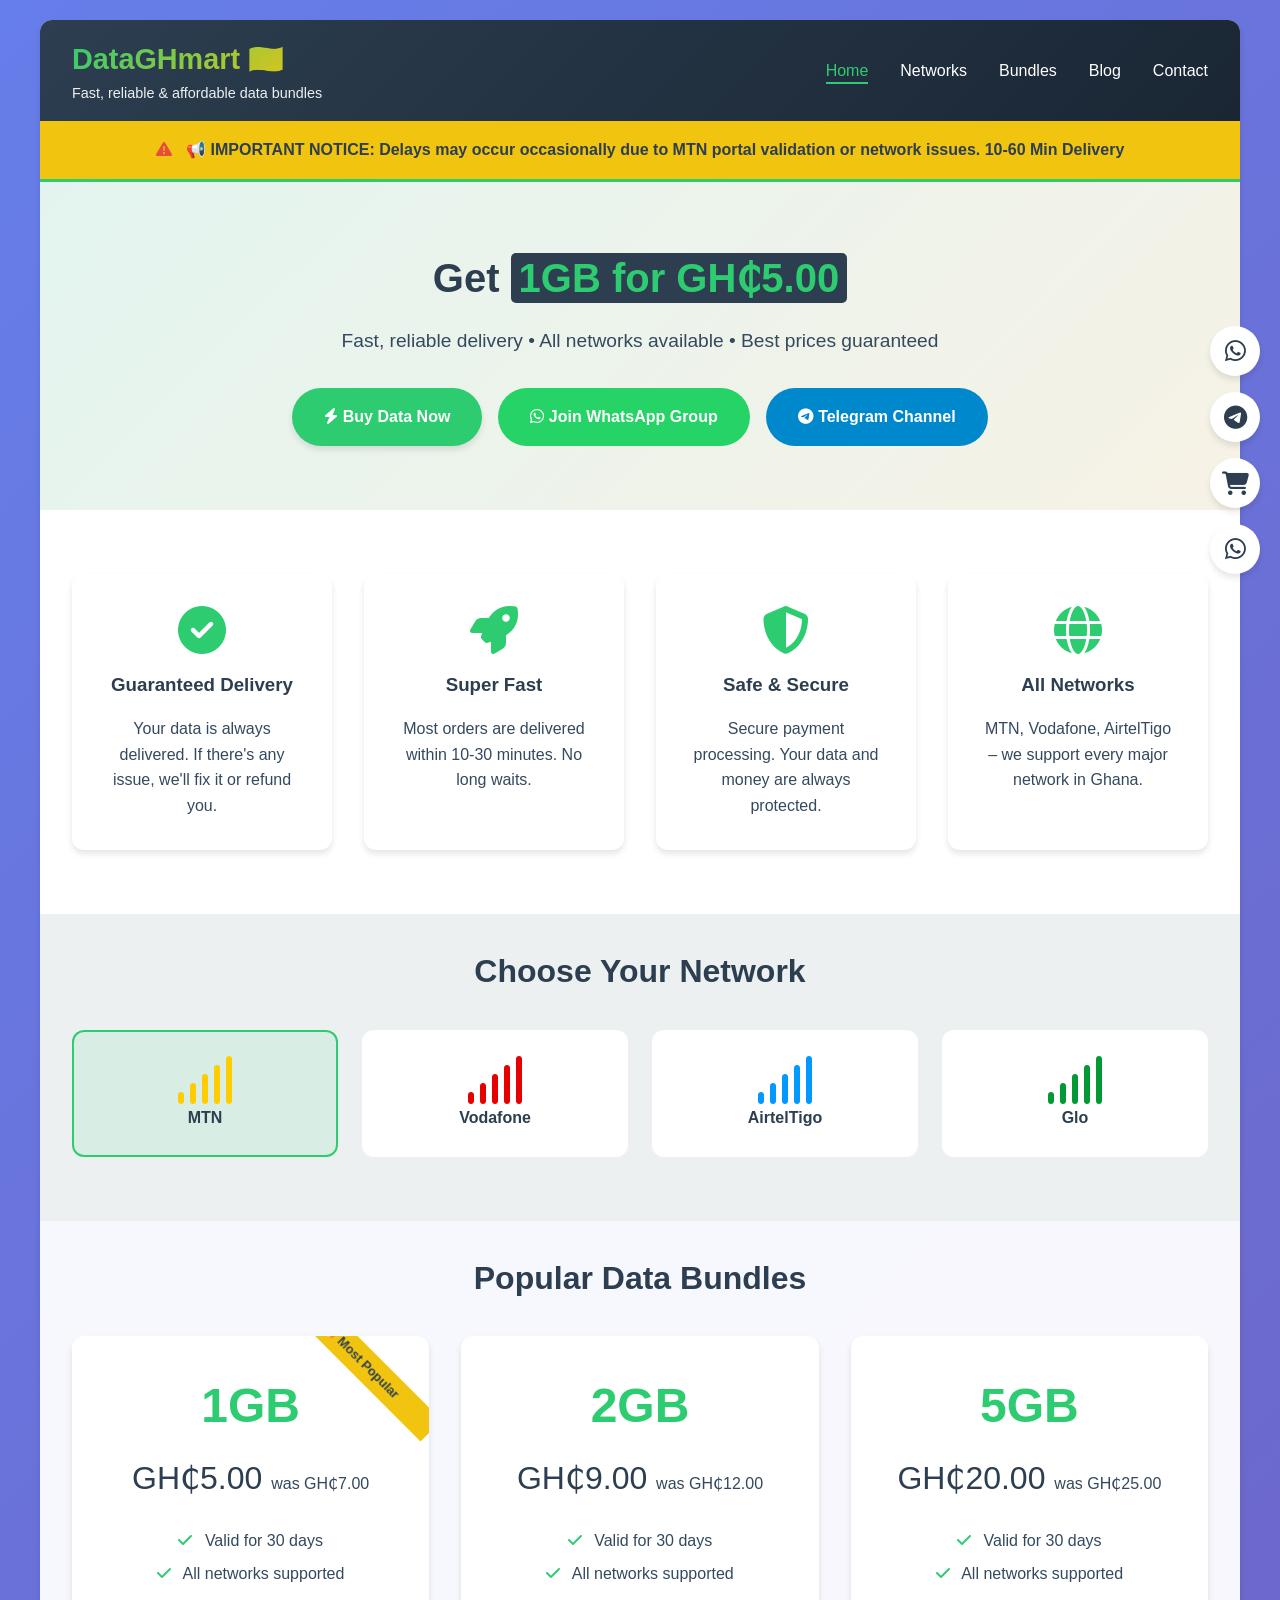
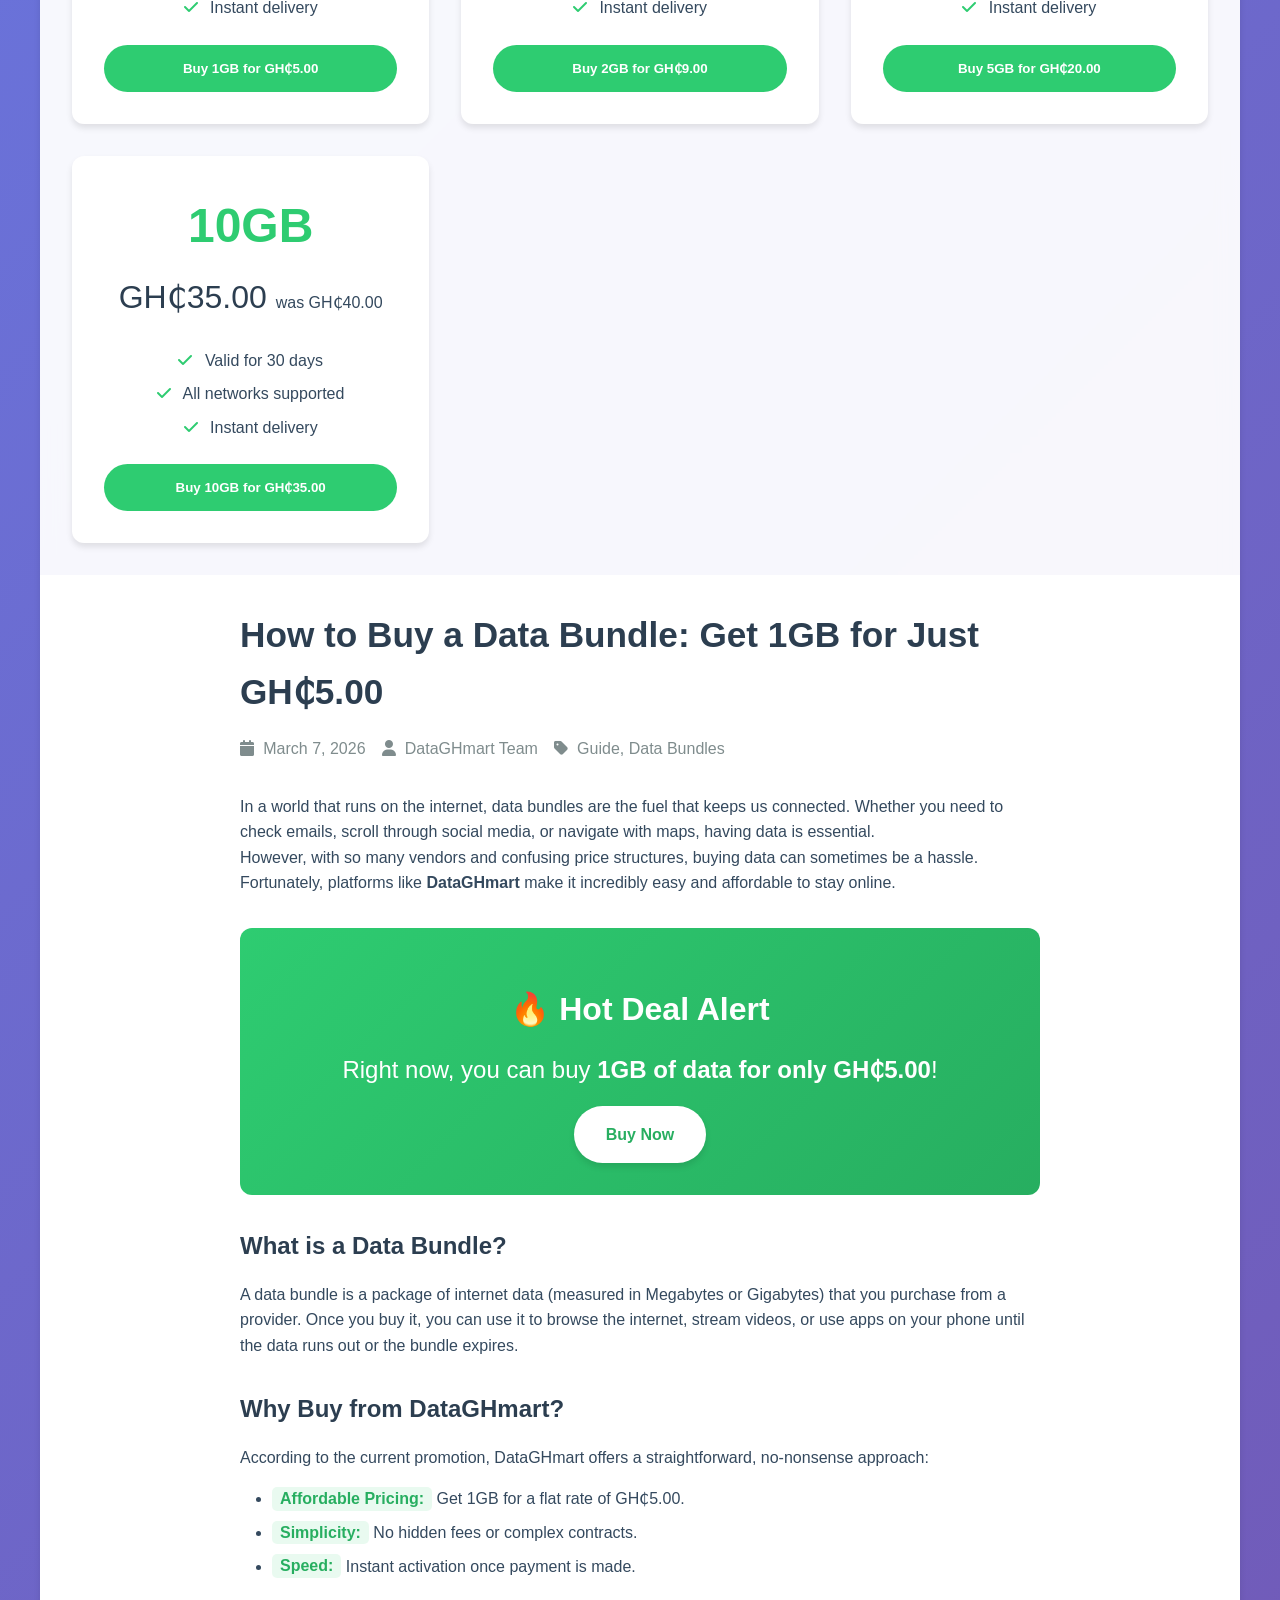
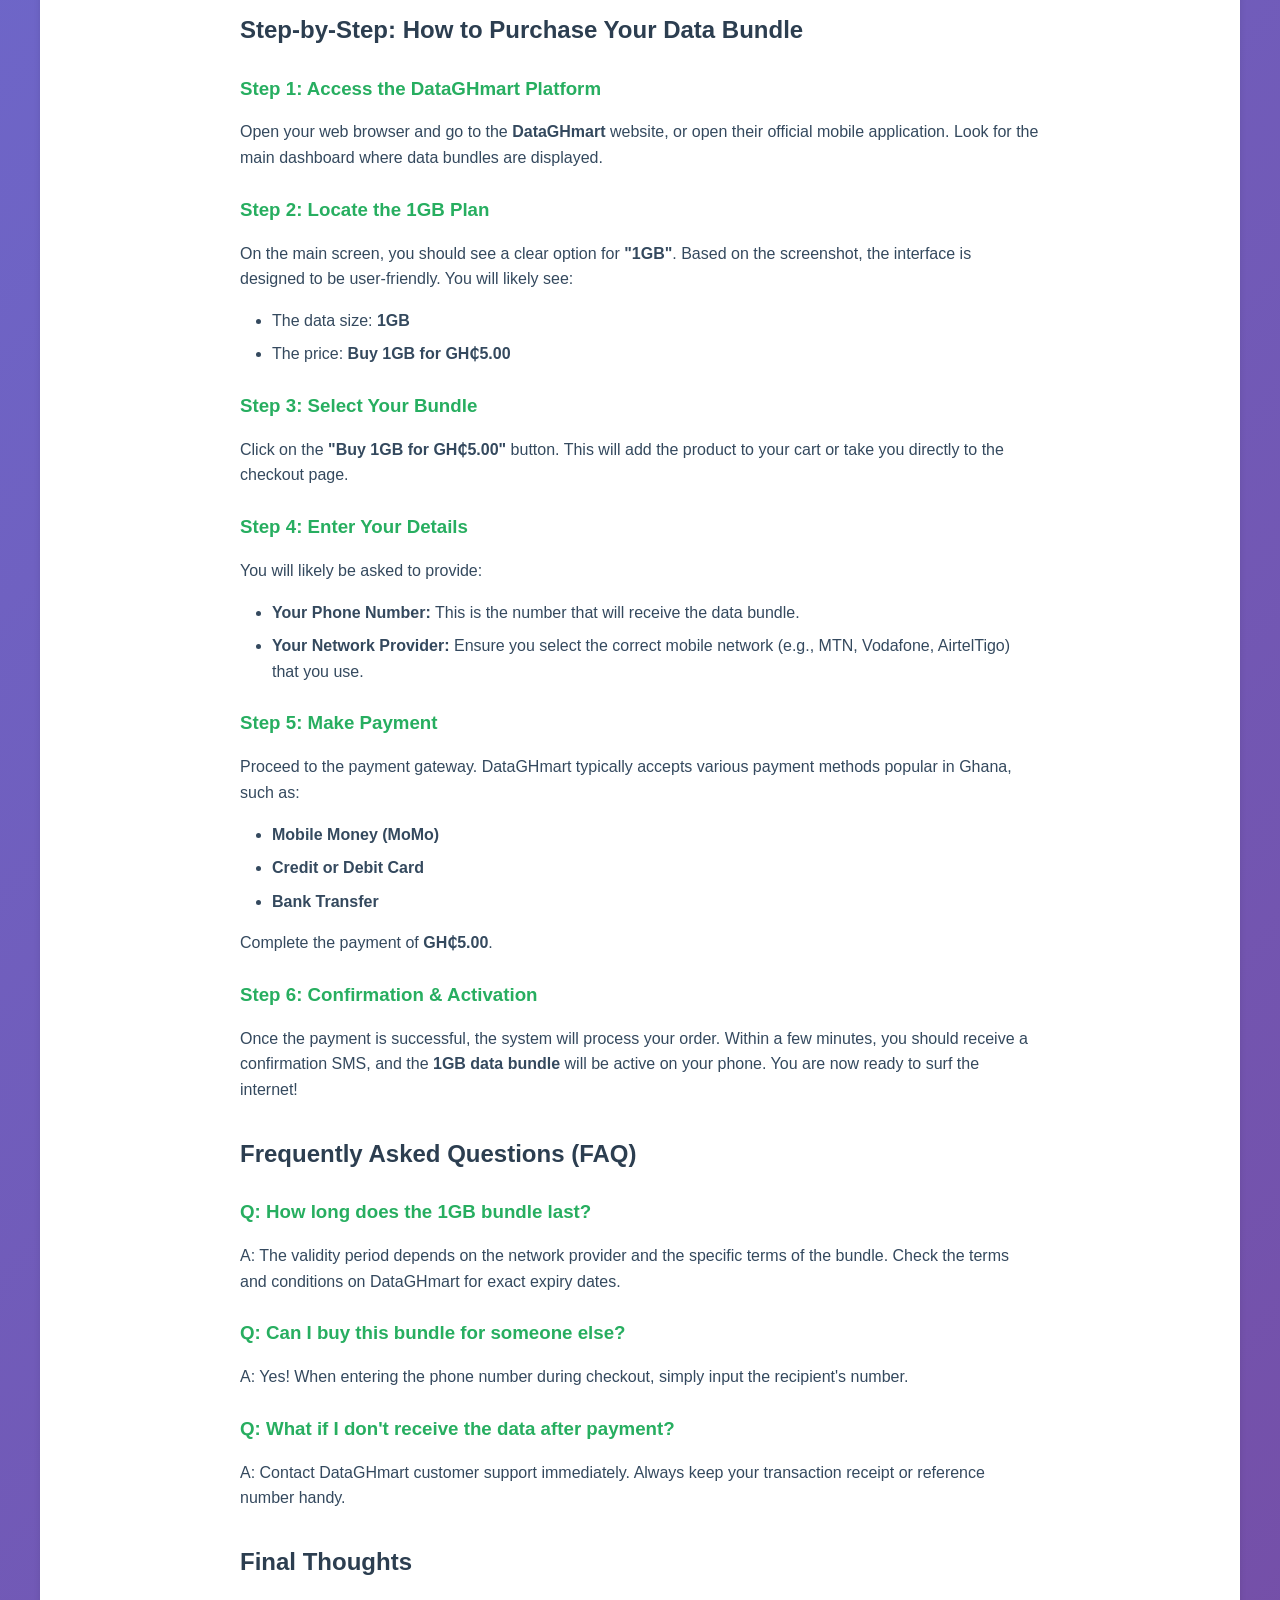
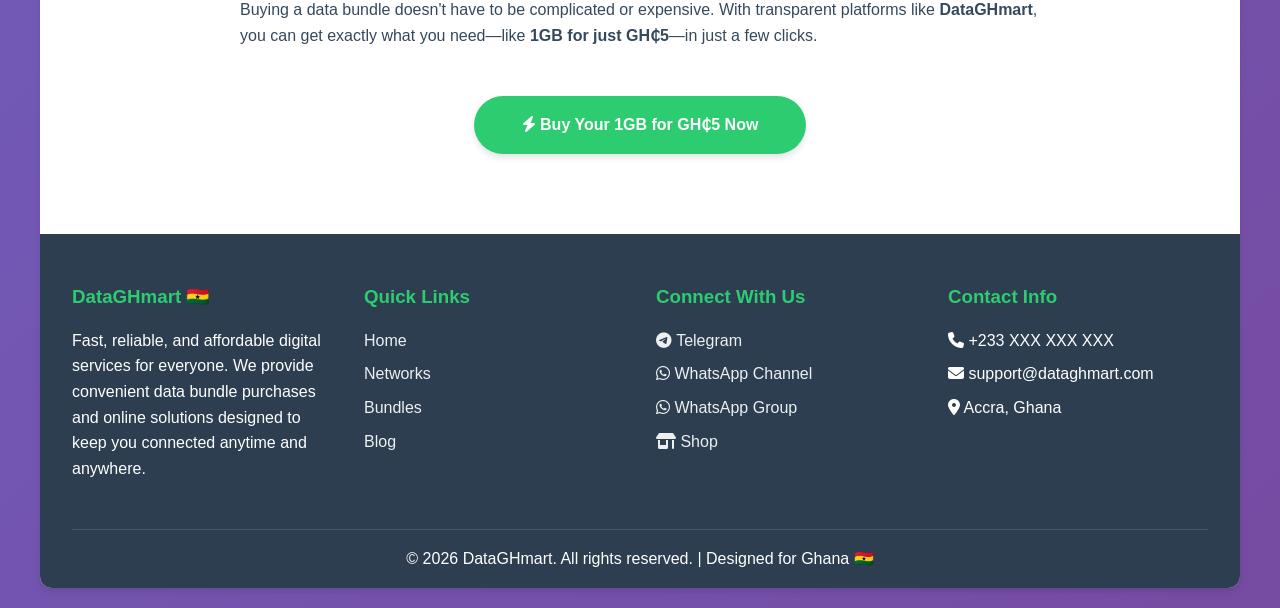
<file: index.html>
<!DOCTYPE html>
<html lang="en">
<head>
    <meta name="google-site-verification" content="rFXCJfN2PKInkfgkJx2gD9GTfN27-evXzaTyxQG2zGk" />
    <meta name="google-site-verification" content="9vMNerM8PINqfsRTG9Ss7VI5YIc3vKD4_roZ_LGCZEs" />
    <meta name="google-site-verification" content="_FMKBkBgDhFI_ZQ4m1alIuvdXB1Hj7Q5Cg0oawQAY48" />
    <meta charset="UTF-8">
    <meta name="viewport" content="width=device-width, initial-scale=1.0">
    <title>DataGHmart - Buy Affordable Data Bundles in Ghana</title>
    <meta name="description" content="Buy 1GB for just GH₵5. Fast, reliable data bundle delivery for all networks in Ghana. MTN, Vodafone, AirtelTigo. Instant activation.">
    
    <!-- Font Awesome for Icons -->
    <link rel="stylesheet" href="https://cdnjs.cloudflare.com/ajax/libs/font-awesome/6.5.1/css/all.min.css">
    
    <!-- External CSS -->
    <link rel="stylesheet" href="style.css">
</head>
<body>
    <!-- Floating Social Sidebar -->
    <div class="social-sidebar">
        <a href="https://wa.me/233XXXXXXXXX?text=Hello%20DataGHmart%2C%20I%20want%20to%20buy%20data" class="social-icon whatsapp" target="_blank" rel="noopener noreferrer">
            <i class="fab fa-whatsapp"></i>
        </a>
        <a href="https://t.me/dataghmart" class="social-icon telegram" target="_blank" rel="noopener noreferrer">
            <i class="fab fa-telegram-plane"></i>
        </a>
        <a href="https://www.cheapdata.shop/shop/brivian-ltd" class="social-icon shop" target="_blank" rel="noopener noreferrer">
            <i class="fas fa-shopping-cart"></i>
        </a>
        <a href="https://whatsapp.com/channel/0029VbBi57OKgsNrDCV4zs1E" class="social-icon whatsapp" target="_blank" rel="noopener noreferrer">
            <i class="fab fa-whatsapp"></i>
        </a>
    </div>

    <div class="container">
        <!-- Header -->
        <header>
            <div class="logo">
                <h1>DataGHmart 🇬🇭</h1>
                <p>Fast, reliable & affordable data bundles</p>
            </div>
            <div class="menu-toggle" id="menuToggle">
                <i class="fas fa-bars"></i>
            </div>
            <nav>
                <ul id="mainNav">
                    <li><a href="#home">Home</a></li>
                    <li><a href="#networks">Networks</a></li>
                    <li><a href="#bundles">Bundles</a></li>
                    <li><a href="#blog">Blog</a></li>
                    <li><a href="#contact">Contact</a></li>
                </ul>
            </nav>
        </header>

        <!-- Notice Banner -->
        <div class="notice-banner">
            <i class="fas fa-exclamation-triangle"></i>
            📢 IMPORTANT NOTICE: Delays may occur occasionally due to MTN portal validation or network issues. 10-60 Min Delivery
        </div>

        <!-- Hero Section -->
        <section class="hero" id="home">
            <h2>Get <span>1GB for GH₵5.00</span></h2>
            <p>Fast, reliable delivery • All networks available • Best prices guaranteed</p>
            <div class="cta-buttons">
                <a href="https://www.cheapdata.shop/shop/brivian-ltd" class="btn btn-primary" target="_blank" rel="noopener noreferrer">
                    <i class="fas fa-bolt"></i> Buy Data Now
                </a>
                <a href="https://chat.whatsapp.com/KvupM9a1osR2ZE6LLy5NDb" class="btn btn-whatsapp" target="_blank" rel="noopener noreferrer">
                    <i class="fab fa-whatsapp"></i> Join WhatsApp Group
                </a>
                <a href="https://t.me/dataghmart" class="btn btn-telegram" target="_blank" rel="noopener noreferrer">
                    <i class="fab fa-telegram"></i> Telegram Channel
                </a>
            </div>
        </section>

        <!-- Features Section -->
        <section class="features">
            <div class="feature-card">
                <i class="fas fa-check-circle"></i>
                <h3>Guaranteed Delivery</h3>
                <p>Your data is always delivered. If there's any issue, we'll fix it or refund you.</p>
            </div>
            <div class="feature-card">
                <i class="fas fa-rocket"></i>
                <h3>Super Fast</h3>
                <p>Most orders are delivered within 10-30 minutes. No long waits.</p>
            </div>
            <div class="feature-card">
                <i class="fas fa-shield-alt"></i>
                <h3>Safe & Secure</h3>
                <p>Secure payment processing. Your data and money are always protected.</p>
            </div>
            <div class="feature-card">
                <i class="fas fa-globe"></i>
                <h3>All Networks</h3>
                <p>MTN, Vodafone, AirtelTigo – we support every major network in Ghana.</p>
            </div>
        </section>

        <!-- Networks Section -->
        <section class="networks" id="networks">
            <h2 class="section-title">Choose Your Network</h2>
            <div class="network-grid" id="networkGrid">
                <div class="network-item active" data-network="mtn">
                    <i class="fas fa-signal" style="font-size: 3rem; color: #ffcc00;"></i>
                    <h4>MTN</h4>
                </div>
                <div class="network-item" data-network="vodafone">
                    <i class="fas fa-signal" style="font-size: 3rem; color: #e60000;"></i>
                    <h4>Vodafone</h4>
                </div>
                <div class="network-item" data-network="airteltigo">
                    <i class="fas fa-signal" style="font-size: 3rem; color: #0099ff;"></i>
                    <h4>AirtelTigo</h4>
                </div>
                <div class="network-item" data-network="glo">
                    <i class="fas fa-signal" style="font-size: 3rem; color: #009933;"></i>
                    <h4>Glo</h4>
                </div>
            </div>
        </section>

        <!-- Bundles Section -->
        <section class="bundles" id="bundles">
            <h2 class="section-title">Popular Data Bundles</h2>
            <div class="bundle-grid" id="bundleGrid">
                <!-- Bundles will be populated by JavaScript -->
            </div>
        </section>

        <!-- Blog Content Section -->
        <section class="blog-content" id="blog">
            <article class="blog-post">
                <h1>How to Buy a Data Bundle: Get 1GB for Just GH₵5.00</h1>
                <div class="blog-meta">
                    <span><i class="fas fa-calendar"></i> March 7, 2026</span>
                    <span><i class="fas fa-user"></i> DataGHmart Team</span>
                    <span><i class="fas fa-tag"></i> Guide, Data Bundles</span>
                </div>
                <div class="blog-content-text">
                    <p>In a world that runs on the internet, data bundles are the fuel that keeps us connected. Whether you need to check emails, scroll through social media, or navigate with maps, having data is essential.</p>
                    
                    <p>However, with so many vendors and confusing price structures, buying data can sometimes be a hassle. Fortunately, platforms like <strong>DataGHmart</strong> make it incredibly easy and affordable to stay online.</p>
                    
                    <div style="background: linear-gradient(135deg, var(--primary), var(--primary-dark)); color: white; padding: 2rem; border-radius: var(--border-radius); margin: 2rem 0; text-align: center;">
                        <h3 style="color: white; font-size: 2rem;">🔥 Hot Deal Alert</h3>
                        <p style="font-size: 1.5rem; margin: 1rem 0;">Right now, you can buy <strong>1GB of data for only GH₵5.00</strong>!</p>
                        <a href="https://www.cheapdata.shop/shop/brivian-ltd" class="btn btn-primary" style="background: white; color: var(--primary-dark);" target="_blank" rel="noopener noreferrer">Buy Now</a>
                    </div>

                    <h2>What is a Data Bundle?</h2>
                    <p>A data bundle is a package of internet data (measured in Megabytes or Gigabytes) that you purchase from a provider. Once you buy it, you can use it to browse the internet, stream videos, or use apps on your phone until the data runs out or the bundle expires.</p>

                    <h2>Why Buy from DataGHmart?</h2>
                    <p>According to the current promotion, DataGHmart offers a straightforward, no-nonsense approach:</p>
                    <ul>
                        <li><span class="highlight">Affordable Pricing:</span> Get 1GB for a flat rate of GH₵5.00.</li>
                        <li><span class="highlight">Simplicity:</span> No hidden fees or complex contracts.</li>
                        <li><span class="highlight">Speed:</span> Instant activation once payment is made.</li>
                    </ul>

                    <h2>Step-by-Step: How to Purchase Your Data Bundle</h2>
                    
                    <h3>Step 1: Access the DataGHmart Platform</h3>
                    <p>Open your web browser and go to the <strong>DataGHmart</strong> website, or open their official mobile application. Look for the main dashboard where data bundles are displayed.</p>

                    <h3>Step 2: Locate the 1GB Plan</h3>
                    <p>On the main screen, you should see a clear option for <strong>"1GB"</strong>. Based on the screenshot, the interface is designed to be user-friendly. You will likely see:</p>
                    <ul>
                        <li>The data size: <strong>1GB</strong></li>
                        <li>The price: <strong>Buy 1GB for GH₵5.00</strong></li>
                    </ul>

                    <h3>Step 3: Select Your Bundle</h3>
                    <p>Click on the <strong>"Buy 1GB for GH₵5.00"</strong> button. This will add the product to your cart or take you directly to the checkout page.</p>

                    <h3>Step 4: Enter Your Details</h3>
                    <p>You will likely be asked to provide:</p>
                    <ul>
                        <li><strong>Your Phone Number:</strong> This is the number that will receive the data bundle.</li>
                        <li><strong>Your Network Provider:</strong> Ensure you select the correct mobile network (e.g., MTN, Vodafone, AirtelTigo) that you use.</li>
                    </ul>

                    <h3>Step 5: Make Payment</h3>
                    <p>Proceed to the payment gateway. DataGHmart typically accepts various payment methods popular in Ghana, such as:</p>
                    <ul>
                        <li><strong>Mobile Money (MoMo)</strong></li>
                        <li><strong>Credit or Debit Card</strong></li>
                        <li><strong>Bank Transfer</strong></li>
                    </ul>
                    <p>Complete the payment of <strong>GH₵5.00</strong>.</p>

                    <h3>Step 6: Confirmation & Activation</h3>
                    <p>Once the payment is successful, the system will process your order. Within a few minutes, you should receive a confirmation SMS, and the <strong>1GB data bundle</strong> will be active on your phone. You are now ready to surf the internet!</p>

                    <h2>Frequently Asked Questions (FAQ)</h2>
                    
                    <h3>Q: How long does the 1GB bundle last?</h3>
                    <p>A: The validity period depends on the network provider and the specific terms of the bundle. Check the terms and conditions on DataGHmart for exact expiry dates.</p>

                    <h3>Q: Can I buy this bundle for someone else?</h3>
                    <p>A: Yes! When entering the phone number during checkout, simply input the recipient's number.</p>

                    <h3>Q: What if I don't receive the data after payment?</h3>
                    <p>A: Contact DataGHmart customer support immediately. Always keep your transaction receipt or reference number handy.</p>

                    <h2>Final Thoughts</h2>
                    <p>Buying a data bundle doesn't have to be complicated or expensive. With transparent platforms like <strong>DataGHmart</strong>, you can get exactly what you need—like <strong>1GB for just GH₵5</strong>—in just a few clicks.</p>

                    <div style="text-align: center; margin: 3rem 0;">
                        <a href="https://www.cheapdata.shop/shop/brivian-ltd" class="btn btn-primary" style="padding: 1rem 3rem;" target="_blank" rel="noopener noreferrer">
                            <i class="fas fa-bolt"></i> Buy Your 1GB for GH₵5 Now
                        </a>
                    </div>
                </div>
            </article>
        </section>

        <!-- Footer -->
        <footer id="contact">
            <div class="footer-content">
                <div class="footer-section">
                    <h3>DataGHmart 🇬🇭</h3>
                    <p>Fast, reliable, and affordable digital services for everyone. We provide convenient data bundle purchases and online solutions designed to keep you connected anytime and anywhere.</p>
                </div>
                <div class="footer-section">
                    <h3>Quick Links</h3>
                    <ul>
                        <li><a href="#home">Home</a></li>
                        <li><a href="#networks">Networks</a></li>
                        <li><a href="#bundles">Bundles</a></li>
                        <li><a href="#blog">Blog</a></li>
                    </ul>
                </div>
                <div class="footer-section">
                    <h3>Connect With Us</h3>
                    <ul>
                        <li><a href="https://t.me/dataghmart" target="_blank" rel="noopener noreferrer"><i class="fab fa-telegram"></i> Telegram</a></li>
                        <li><a href="https://whatsapp.com/channel/0029VbBi57OKgsNrDCV4zs1E" target="_blank" rel="noopener noreferrer"><i class="fab fa-whatsapp"></i> WhatsApp Channel</a></li>
                        <li><a href="https://chat.whatsapp.com/KvupM9a1osR2ZE6LLy5NDb" target="_blank" rel="noopener noreferrer"><i class="fab fa-whatsapp"></i> WhatsApp Group</a></li>
                        <li><a href="https://www.cheapdata.shop/shop/brivian-ltd" target="_blank" rel="noopener noreferrer"><i class="fas fa-shop"></i> Shop</a></li>
                    </ul>
                </div>
                <div class="footer-section">
                    <h3>Contact Info</h3>
                    <ul>
                        <li><i class="fas fa-phone"></i> +233 XXX XXX XXX</li>
                        <li><i class="fas fa-envelope"></i> support@dataghmart.com</li>
                        <li><i class="fas fa-map-marker-alt"></i> Accra, Ghana</li>
                    </ul>
                </div>
            </div>
            <div class="footer-bottom">
                <p>&copy; 2026 DataGHmart. All rights reserved. | Designed for Ghana 🇬🇭</p>
            </div>
        </footer>
    </div>

    <!-- External JavaScript -->
    <script src="script.js"></script>
</body>
</html>
</file>
<file: style.css>
/* ===== RESET & VARIABLES ===== */
* {
    margin: 0;
    padding: 0;
    box-sizing: border-box;
}

:root {
    --primary: #2ecc71;
    --primary-dark: #27ae60;
    --secondary: #f1c40f;
    --dark: #2c3e50;
    --light: #ecf0f1;
    --danger: #e74c3c;
    --text: #34495e;
    --whatsapp: #25D366;
    --telegram: #0088cc;
    --shadow: 0 4px 6px rgba(0, 0, 0, 0.1);
    --border-radius: 12px;
}

body {
    font-family: 'Segoe UI', Tahoma, Geneva, Verdana, sans-serif;
    line-height: 1.6;
    color: var(--text);
    background: linear-gradient(135deg, #667eea 0%, #764ba2 100%);
    min-height: 100vh;
    padding: 20px;
}

/* ===== CONTAINER & CARD STYLES ===== */
.container {
    max-width: 1200px;
    margin: 0 auto;
    background: rgba(255, 255, 255, 0.95);
    backdrop-filter: blur(10px);
    border-radius: var(--border-radius);
    box-shadow: var(--shadow);
    overflow: hidden;
}

/* ===== HEADER & NAVIGATION ===== */
header {
    background: linear-gradient(135deg, var(--dark), #1a2634);
    color: white;
    padding: 1rem 2rem;
    display: flex;
    justify-content: space-between;
    align-items: center;
    flex-wrap: wrap;
    gap: 1rem;
}

.logo h1 {
    font-size: 1.8rem;
    font-weight: 700;
    background: linear-gradient(135deg, var(--primary), var(--secondary));
    -webkit-background-clip: text;
    -webkit-text-fill-color: transparent;
    background-clip: text;
}

.logo p {
    font-size: 0.9rem;
    color: var(--light);
}

nav ul {
    display: flex;
    gap: 2rem;
    list-style: none;
}

nav a {
    color: white;
    text-decoration: none;
    font-weight: 500;
    transition: color 0.3s;
    position: relative;
}

nav a::after {
    content: '';
    position: absolute;
    bottom: -5px;
    left: 0;
    width: 0;
    height: 2px;
    background: var(--primary);
    transition: width 0.3s;
}

nav a:hover::after {
    width: 100%;
}

nav a:hover {
    color: var(--primary);
}

nav a.active {
    color: var(--primary);
}

nav a.active::after {
    width: 100%;
}

/* ===== MOBILE MENU ===== */
.menu-toggle {
    display: none;
    font-size: 1.5rem;
    cursor: pointer;
    color: white;
}

/* ===== NOTICE BANNER ===== */
.notice-banner {
    background: var(--secondary);
    color: var(--dark);
    padding: 1rem 2rem;
    text-align: center;
    font-weight: 600;
    border-bottom: 3px solid var(--primary);
}

.notice-banner i {
    margin-right: 10px;
    color: var(--danger);
}

/* ===== HERO SECTION ===== */
.hero {
    background: linear-gradient(135deg, rgba(46, 204, 113, 0.1), rgba(241, 196, 15, 0.1));
    padding: 4rem 2rem;
    text-align: center;
}

.hero h2 {
    font-size: 2.5rem;
    color: var(--dark);
    margin-bottom: 1rem;
}

.hero h2 span {
    color: var(--primary);
    background: var(--dark);
    padding: 0.2rem 0.5rem;
    border-radius: 5px;
}

.hero p {
    font-size: 1.2rem;
    margin-bottom: 2rem;
}

.cta-buttons {
    display: flex;
    gap: 1rem;
    justify-content: center;
    flex-wrap: wrap;
}

.btn {
    display: inline-block;
    padding: 1rem 2rem;
    border-radius: 50px;
    text-decoration: none;
    font-weight: 600;
    transition: all 0.3s;
    border: none;
    cursor: pointer;
}

.btn-primary {
    background: var(--primary);
    color: white;
    box-shadow: var(--shadow);
}

.btn-primary:hover {
    background: var(--primary-dark);
    transform: translateY(-2px);
}

.btn-whatsapp {
    background: var(--whatsapp);
    color: white;
}

.btn-whatsapp:hover {
    background: #128C7E;
    transform: translateY(-2px);
}

.btn-telegram {
    background: var(--telegram);
    color: white;
}

.btn-telegram:hover {
    background: #006699;
    transform: translateY(-2px);
}

/* ===== FEATURES SECTION ===== */
.features {
    display: grid;
    grid-template-columns: repeat(auto-fit, minmax(250px, 1fr));
    gap: 2rem;
    padding: 4rem 2rem;
    background: white;
}

.feature-card {
    text-align: center;
    padding: 2rem;
    border-radius: var(--border-radius);
    box-shadow: var(--shadow);
    transition: transform 0.3s;
}

.feature-card:hover {
    transform: translateY(-5px);
}

.feature-card i {
    font-size: 3rem;
    color: var(--primary);
    margin-bottom: 1rem;
}

.feature-card h3 {
    margin-bottom: 1rem;
    color: var(--dark);
}

/* ===== NETWORK GRID ===== */
.networks {
    padding: 2rem;
    background: var(--light);
}

.section-title {
    text-align: center;
    font-size: 2rem;
    margin-bottom: 2rem;
    color: var(--dark);
}

.network-grid {
    display: grid;
    grid-template-columns: repeat(auto-fit, minmax(150px, 1fr));
    gap: 1.5rem;
    margin-bottom: 2rem;
}

.network-item {
    background: white;
    padding: 1.5rem;
    border-radius: var(--border-radius);
    text-align: center;
    cursor: pointer;
    transition: all 0.3s;
    border: 2px solid transparent;
}

.network-item:hover {
    border-color: var(--primary);
    transform: scale(1.05);
}

.network-item.active {
    border-color: var(--primary);
    background: rgba(46, 204, 113, 0.1);
}

.network-item img {
    width: 60px;
    height: 60px;
    margin-bottom: 0.5rem;
}

.network-item h4 {
    color: var(--dark);
}

/* ===== BUNDLE CARDS ===== */
.bundles {
    padding: 2rem;
}

.bundle-grid {
    display: grid;
    grid-template-columns: repeat(auto-fit, minmax(280px, 1fr));
    gap: 2rem;
}

.bundle-card {
    background: white;
    border-radius: var(--border-radius);
    padding: 2rem;
    text-align: center;
    box-shadow: var(--shadow);
    position: relative;
    overflow: hidden;
    transition: transform 0.3s;
}

.bundle-card:hover {
    transform: translateY(-5px);
}

.bundle-card.popular::before {
    content: '🔥 Most Popular';
    position: absolute;
    top: 10px;
    right: -30px;
    background: var(--secondary);
    color: var(--dark);
    padding: 0.3rem 3rem;
    transform: rotate(45deg);
    font-size: 0.8rem;
    font-weight: 600;
}

.bundle-size {
    font-size: 3rem;
    font-weight: 700;
    color: var(--primary);
    margin-bottom: 0.5rem;
}

.bundle-price {
    font-size: 2rem;
    color: var(--dark);
    margin-bottom: 1rem;
}

.bundle-price span {
    font-size: 1rem;
    color: var(--text);
}

.bundle-features {
    list-style: none;
    margin: 1.5rem 0;
}

.bundle-features li {
    margin: 0.5rem 0;
    color: var(--text);
}

.bundle-features i {
    color: var(--primary);
    margin-right: 0.5rem;
}

.btn-buy {
    background: var(--primary);
    color: white;
    width: 100%;
    padding: 1rem;
    border: none;
    border-radius: 50px;
    font-weight: 600;
    cursor: pointer;
    transition: background 0.3s;
}

.btn-buy:hover {
    background: var(--primary-dark);
}

/* ===== BLOG CONTENT ===== */
.blog-content {
    padding: 2rem;
    background: white;
}

.blog-post {
    max-width: 800px;
    margin: 0 auto;
}

.blog-post h1 {
    font-size: 2.2rem;
    color: var(--dark);
    margin-bottom: 1rem;
}

.blog-meta {
    color: #7f8c8d;
    margin-bottom: 2rem;
    display: flex;
    gap: 1rem;
    align-items: center;
}

.blog-meta i {
    margin-right: 0.3rem;
}

.blog-content-text h2 {
    color: var(--dark);
    margin: 2rem 0 1rem;
}

.blog-content-text h3 {
    color: var(--primary-dark);
    margin: 1.5rem 0 1rem;
}

.blog-content-text ul, 
.blog-content-text ol {
    margin: 1rem 0 1rem 2rem;
}

.blog-content-text li {
    margin: 0.5rem 0;
}

.blog-content-text .highlight {
    background: rgba(46, 204, 113, 0.1);
    padding: 0.2rem 0.5rem;
    border-radius: 5px;
    font-weight: 600;
    color: var(--primary-dark);
}

/* ===== SOCIAL SIDEBAR ===== */
.social-sidebar {
    position: fixed;
    right: 20px;
    top: 50%;
    transform: translateY(-50%);
    display: flex;
    flex-direction: column;
    gap: 1rem;
    z-index: 1000;
}

.social-icon {
    width: 50px;
    height: 50px;
    border-radius: 50%;
    background: white;
    display: flex;
    align-items: center;
    justify-content: center;
    font-size: 1.5rem;
    color: var(--dark);
    box-shadow: var(--shadow);
    transition: all 0.3s;
    text-decoration: none;
}

.social-icon:hover {
    transform: scale(1.1);
}

.social-icon.whatsapp:hover {
    background: var(--whatsapp);
    color: white;
}

.social-icon.telegram:hover {
    background: var(--telegram);
    color: white;
}

.social-icon.shop:hover {
    background: var(--primary);
    color: white;
}

/* ===== FOOTER ===== */
footer {
    background: var(--dark);
    color: white;
    padding: 3rem 2rem 1rem;
}

.footer-content {
    display: grid;
    grid-template-columns: repeat(auto-fit, minmax(250px, 1fr));
    gap: 2rem;
    max-width: 1200px;
    margin: 0 auto;
}

.footer-section h3 {
    margin-bottom: 1rem;
    color: var(--primary);
}

.footer-section ul {
    list-style: none;
}

.footer-section ul li {
    margin: 0.5rem 0;
}

.footer-section a {
    color: var(--light);
    text-decoration: none;
    transition: color 0.3s;
}

.footer-section a:hover {
    color: var(--primary);
}

.footer-bottom {
    text-align: center;
    margin-top: 3rem;
    padding-top: 1rem;
    border-top: 1px solid #465668;
}

/* ===== RESPONSIVE DESIGN ===== */
@media (max-width: 768px) {
    header {
        flex-direction: column;
        text-align: center;
    }

    .menu-toggle {
        display: block;
    }

    nav ul {
        display: none;
        flex-direction: column;
        gap: 1rem;
        width: 100%;
        padding: 1rem 0;
    }

    nav ul.show {
        display: flex;
    }

    .hero h2 {
        font-size: 2rem;
    }

    .social-sidebar {
        position: static;
        transform: none;
        flex-direction: row;
        justify-content: center;
        padding: 1rem;
        background: rgba(255, 255, 255, 0.9);
        margin-top: 1rem;
    }

    .notice-banner {
        font-size: 0.9rem;
    }
}

@media (max-width: 480px) {
    .cta-buttons {
        flex-direction: column;
    }

    .btn {
        width: 100%;
    }
}
</file>
